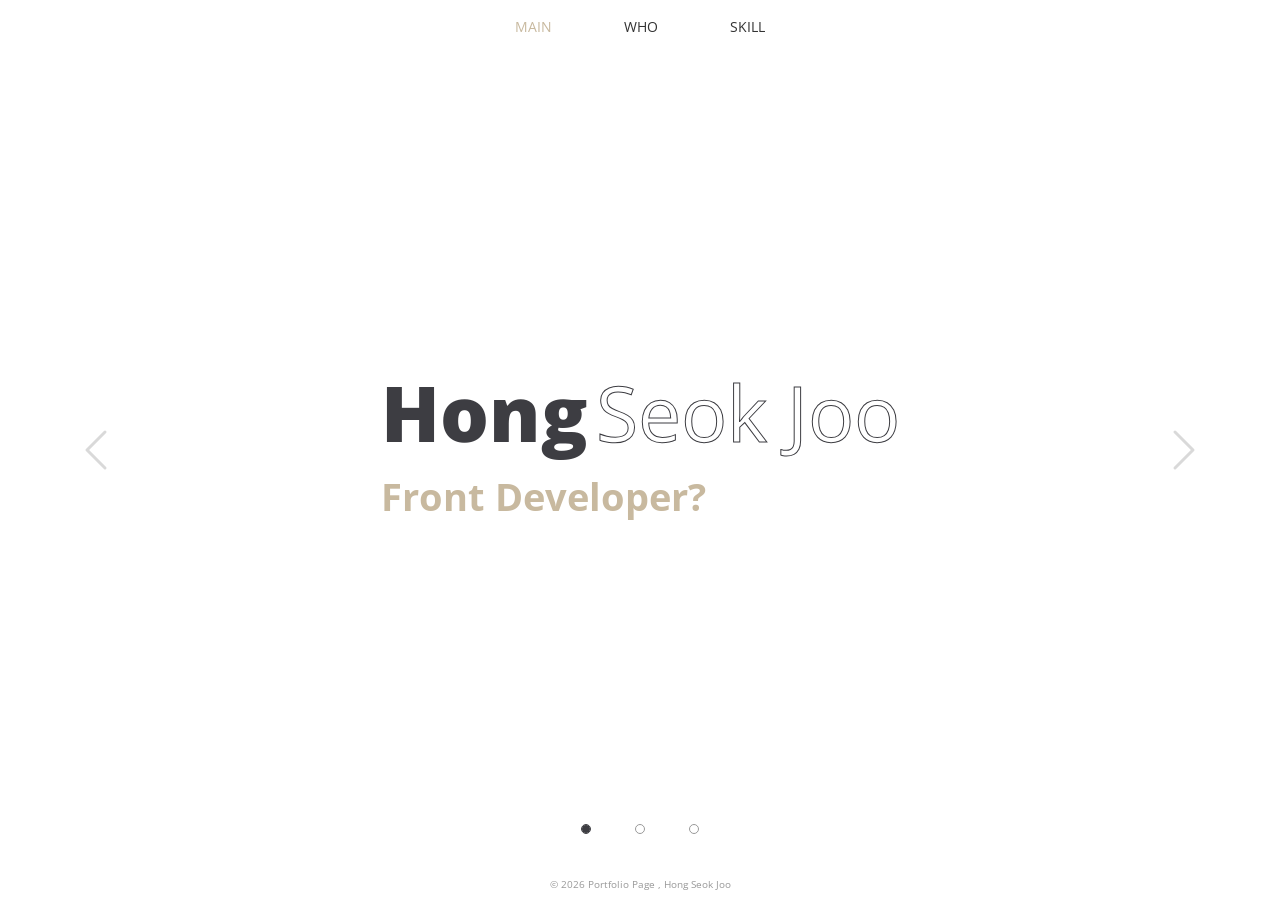
<file: index.html>
<!DOCTYPE html>
<html lang="ko">
<head>

  <meta charset="UTF-8">

  <meta name="viewport" content="width=device-width, initial-scale=1.0">
  <title>Hong Seok Joo | Portfolio</title>

  <link href="https://cdn.jsdelivr.net/npm/bootstrap@5.3.3/dist/css/bootstrap.min.css" rel="stylesheet">

  <link rel="preconnect" href="https://fonts.googleapis.com">
  <link rel="preconnect" href="https://fonts.gstatic.com" crossorigin>
  <link href="https://fonts.googleapis.com/css2?family=Open+Sans:wght@300;400;700;800&display=swap" rel="stylesheet">

  <link href="css/style.css" rel="stylesheet">
</head>
<body>

  <nav class="navbar navbar-expand-md fixed-top bg-white">
    <div class="container">

      <button class="navbar-toggler ms-auto" type="button"
              data-bs-toggle="collapse" data-bs-target="#mainMenu"
              aria-controls="mainMenu" aria-expanded="false" aria-label="메뉴 열기">
        <span class="navbar-toggler-icon"></span>
      </button>

      <div class="collapse navbar-collapse justify-content-center" id="mainMenu">

        <ul class="navbar-nav main-menu">

          <li class="nav-item"><a class="nav-link active" href="index.html">MAIN</a></li>
          <li class="nav-item"><a class="nav-link" href="who.html">WHO</a></li>
          <li class="nav-item"><a class="nav-link" href="skill.html">SKILL</a></li>
        </ul>
      </div>

    </div>
  </nav>

  <div id="mainSlide" class="carousel slide carousel-dark"
       data-bs-ride="carousel" data-bs-interval="5000">

    <div class="carousel-indicators">
      <button type="button" data-bs-target="#mainSlide" data-bs-slide-to="0" class="active" aria-current="true" aria-label="1번 슬라이드"></button>
      <button type="button" data-bs-target="#mainSlide" data-bs-slide-to="1" aria-label="2번 슬라이드"></button>
      <button type="button" data-bs-target="#mainSlide" data-bs-slide-to="2" aria-label="3번 슬라이드"></button>
    </div>

    <div class="carousel-inner">

      <div class="carousel-item active">
        <div class="slide-box d-flex align-items-center justify-content-center">
          <div class="slide-text">

            <h1 class="title">
              <span class="title-fill">Hong</span><span class="title-line">Seok Joo</span>
            </h1>

            <p class="sub-title">Front Developer?</p>
          </div>
        </div>
      </div>

      <div class="carousel-item">
        <div class="slide-box d-flex align-items-center justify-content-center">
          <div class="slide-text">
            <h1 class="title">
              <span class="title-fill">Who</span><span class="title-line">am I?</span>
            </h1>
            <p class="sub-title">About Me</p>
          </div>
        </div>
      </div>

      <div class="carousel-item">
        <div class="slide-box d-flex align-items-center justify-content-center">
          <div class="slide-text">
            <h1 class="title">
              <span class="title-fill">My</span><span class="title-line">Skills</span>
            </h1>
            <p class="sub-title">Vibe Coding &amp; more</p>
          </div>
        </div>
      </div>

    </div>

    <button class="carousel-control-prev" type="button" data-bs-target="#mainSlide" data-bs-slide="prev">
      <span class="carousel-control-prev-icon" aria-hidden="true"></span>

      <span class="visually-hidden">이전</span>
    </button>

    <button class="carousel-control-next" type="button" data-bs-target="#mainSlide" data-bs-slide="next">
      <span class="carousel-control-next-icon" aria-hidden="true"></span>
      <span class="visually-hidden">다음</span>
    </button>

  </div>

  <footer class="footer fixed-bottom text-center">
    &copy; 2026 Portfolio Page , Hong Seok Joo
  </footer>

  <script src="https://cdn.jsdelivr.net/npm/bootstrap@5.3.3/dist/js/bootstrap.bundle.min.js"></script>
</body>
</html>
</file>
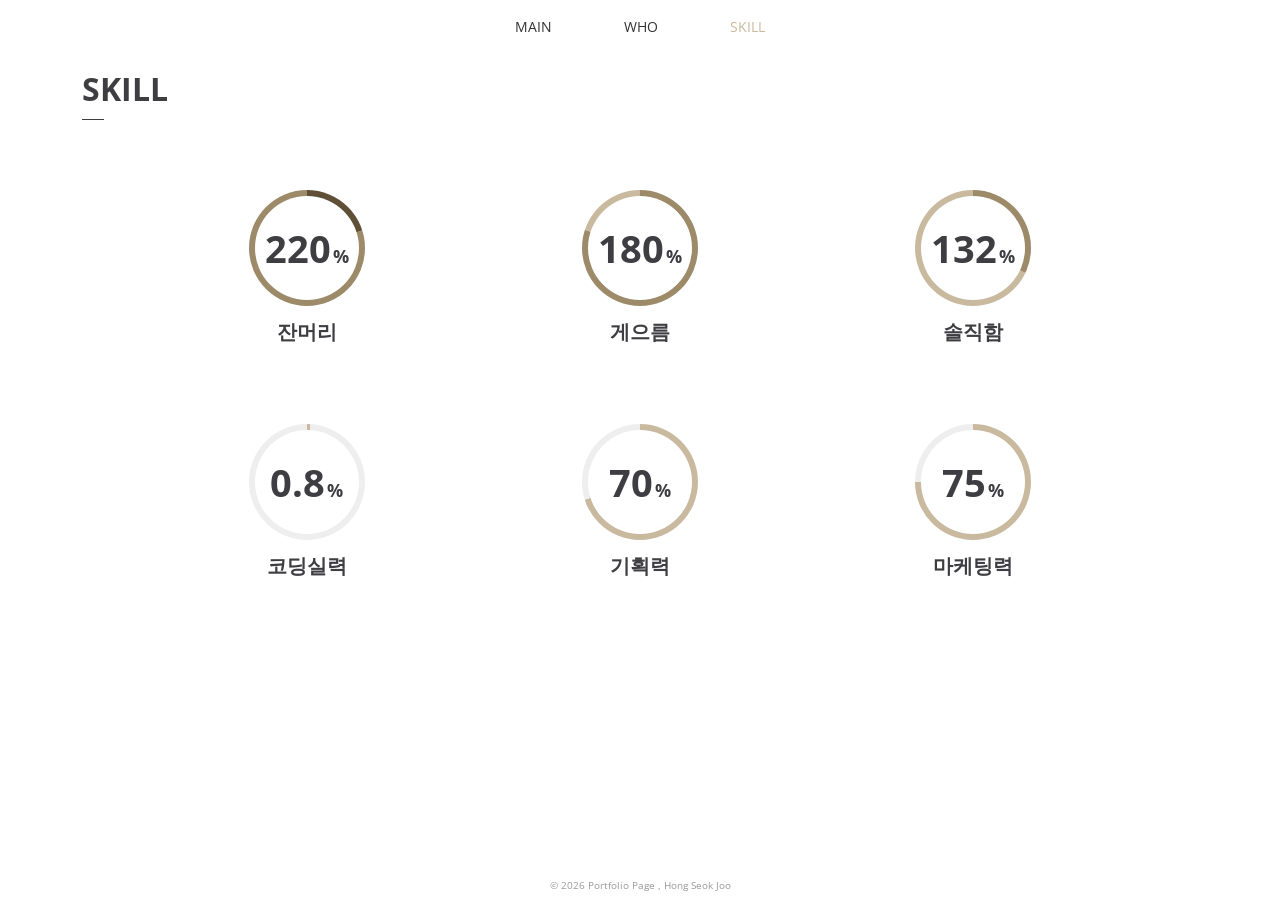
<file: skill.html>
<!DOCTYPE html>
<html lang="ko">
<head>

  <meta charset="UTF-8">

  <meta name="viewport" content="width=device-width, initial-scale=1.0">
  <title>SKILL | Hong Seok Joo Portfolio</title>

  <link href="https://cdn.jsdelivr.net/npm/bootstrap@5.3.3/dist/css/bootstrap.min.css" rel="stylesheet">

  <link rel="preconnect" href="https://fonts.googleapis.com">
  <link rel="preconnect" href="https://fonts.gstatic.com" crossorigin>
  <link href="https://fonts.googleapis.com/css2?family=Open+Sans:wght@300;400;700;800&display=swap" rel="stylesheet">

  <link href="css/style.css" rel="stylesheet">
</head>
<body>

  <nav class="navbar navbar-expand-md fixed-top bg-white">
    <div class="container">

      <button class="navbar-toggler ms-auto" type="button"
              data-bs-toggle="collapse" data-bs-target="#mainMenu"
              aria-controls="mainMenu" aria-expanded="false" aria-label="메뉴 열기">
        <span class="navbar-toggler-icon"></span>
      </button>

      <div class="collapse navbar-collapse justify-content-center" id="mainMenu">
        <ul class="navbar-nav main-menu">
          <li class="nav-item"><a class="nav-link" href="index.html">MAIN</a></li>
          <li class="nav-item"><a class="nav-link" href="who.html">WHO</a></li>

          <li class="nav-item"><a class="nav-link active" href="skill.html">SKILL</a></li>
        </ul>
      </div>

    </div>
  </nav>

  <main class="sub-page">
    <div class="container">

      <h2 class="section-title">SKILL</h2>

      <div class="row row-cols-2 row-cols-md-3 gy-5 skill-list">

        <div class="col text-center">
          <div class="skill-circle" style="--p: 220;">
            <span class="skill-num">220<small>%</small></span>
          </div>
          <h3 class="skill-name">잔머리</h3>
        </div>

        <div class="col text-center">
          <div class="skill-circle" style="--p: 180;">
            <span class="skill-num">180<small>%</small></span>
          </div>
          <h3 class="skill-name">게으름</h3>
        </div>

        <div class="col text-center">
          <div class="skill-circle" style="--p: 132;">
            <span class="skill-num">132<small>%</small></span>
          </div>
          <h3 class="skill-name">솔직함</h3>
        </div>

        <div class="col text-center">
          <div class="skill-circle" style="--p: 0.8;">
            <span class="skill-num">0.8<small>%</small></span>
          </div>
          <h3 class="skill-name">코딩실력</h3>
        </div>

        <div class="col text-center">
          <div class="skill-circle" style="--p: 70;">
            <span class="skill-num">70<small>%</small></span>
          </div>
          <h3 class="skill-name">기획력</h3>
        </div>

        <div class="col text-center">
          <div class="skill-circle" style="--p: 75;">
            <span class="skill-num">75<small>%</small></span>
          </div>
          <h3 class="skill-name">마케팅력</h3>
        </div>

      </div>
    </div>
  </main>

  <footer class="footer text-center">
    &copy; 2026 Portfolio Page , Hong Seok Joo
  </footer>

  <script src="https://cdn.jsdelivr.net/npm/bootstrap@5.3.3/dist/js/bootstrap.bundle.min.js"></script>
</body>
</html>
</file>
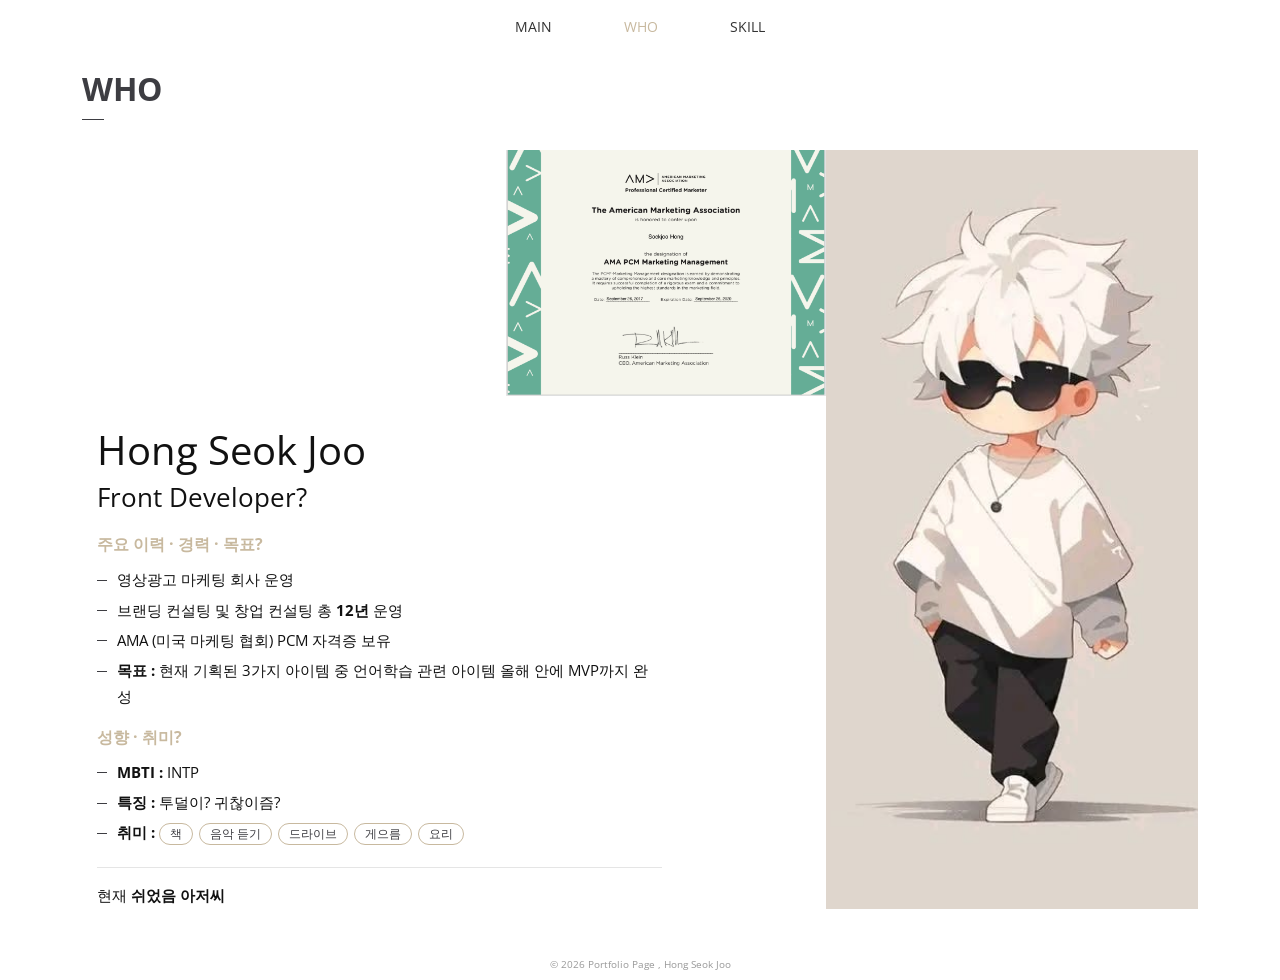
<file: who.html>
<!DOCTYPE html>
<html lang="ko">
<head>

  <meta charset="UTF-8">

  <meta name="viewport" content="width=device-width, initial-scale=1.0">
  <title>WHO | Hong Seok Joo Portfolio</title>

  <link href="https://cdn.jsdelivr.net/npm/bootstrap@5.3.3/dist/css/bootstrap.min.css" rel="stylesheet">

  <link rel="preconnect" href="https://fonts.googleapis.com">
  <link rel="preconnect" href="https://fonts.gstatic.com" crossorigin>
  <link href="https://fonts.googleapis.com/css2?family=Open+Sans:wght@300;400;700;800&display=swap" rel="stylesheet">

  <link href="css/style.css" rel="stylesheet">
</head>
<body>

  <nav class="navbar navbar-expand-md fixed-top bg-white">
    <div class="container">

      <button class="navbar-toggler ms-auto" type="button"
              data-bs-toggle="collapse" data-bs-target="#mainMenu"
              aria-controls="mainMenu" aria-expanded="false" aria-label="메뉴 열기">
        <span class="navbar-toggler-icon"></span>
      </button>

      <div class="collapse navbar-collapse justify-content-center" id="mainMenu">
        <ul class="navbar-nav main-menu">
          <li class="nav-item"><a class="nav-link" href="index.html">MAIN</a></li>

          <li class="nav-item"><a class="nav-link active" href="who.html">WHO</a></li>
          <li class="nav-item"><a class="nav-link" href="skill.html">SKILL</a></li>
        </ul>
      </div>

    </div>
  </nav>

  <main class="sub-page">
    <div class="container">

      <h2 class="section-title">WHO</h2>

      <div class="row g-5 gx-lg-0">

        <div class="col-lg-8 order-2 order-lg-1 d-flex flex-column">

          <a href="images/certificate.jpg" target="_blank" class="who-cert align-self-lg-end">
            <img src="images/certificate.jpg" alt="AMA PCM Marketing Management 자격증">
          </a>

          <div class="who-text mt-auto">

            <h3 class="who-name">Hong Seok Joo</h3>

            <p class="who-role">Front Developer?</p>

            <div class="who-desc">
              <h4 class="who-desc-title">주요 이력 · 경력 · 목표?</h4>

              <ul class="who-list">
                <li>영상광고 마케팅 회사 운영</li>

                <li>브랜딩 컨설팅 및 창업 컨설팅 총 <strong>12년</strong> 운영</li>
                <li>AMA (미국 마케팅 협회) PCM 자격증 보유</li>
                <li><strong>목표 :</strong> 현재 기획된 3가지 아이템 중 언어학습 관련 아이템 올해 안에 MVP까지 완성</li>
              </ul>

              <h4 class="who-desc-title">성향 · 취미?</h4>
              <ul class="who-list">
                <li><strong>MBTI :</strong> INTP</li>
                <li><strong>특징 :</strong> 투덜이? 귀찮이즘?</li>
                <li>
                  <strong>취미 :</strong>

                  <span class="badge rounded-pill hobby-tag">책</span>
                  <span class="badge rounded-pill hobby-tag">음악 듣기</span>
                  <span class="badge rounded-pill hobby-tag">드라이브</span>
                  <span class="badge rounded-pill hobby-tag">게으름</span>
                  <span class="badge rounded-pill hobby-tag">요리</span>
                </li>
              </ul>

              <p class="who-now">현재 <strong>쉬었음 아저씨</strong></p>
            </div>
          </div>
        </div>

        <div class="col-lg-4 order-1 order-lg-2">

          <img src="images/me.jpg" class="who-photo" alt="홍석주 프로필 이미지">
        </div>

      </div>
    </div>
  </main>

  <footer class="footer text-center">
    &copy; 2026 Portfolio Page , Hong Seok Joo
  </footer>

  <script src="https://cdn.jsdelivr.net/npm/bootstrap@5.3.3/dist/js/bootstrap.bundle.min.js"></script>
</body>
</html>
</file>
<file: css/style.css>
:root {
  --color-dark: #3d3d42;
  --color-beige: #c8b99f;
  --color-gray: #999999;
  --color-lap2: #9c8a68;
  --color-lap3: #5e4f36;
}

body {
  font-family: 'Open Sans', sans-serif;
  background-color: #ffffff;
  color: var(--color-dark);
}

.main-menu .nav-link {
  font-size: 14px;
  color: #333333;
  padding: 8px 36px !important;
}

.main-menu .nav-link:hover,
.main-menu .nav-link.active {
  color: var(--color-beige);
}

.slide-box {
  height: 100vh;
}

.title {
  font-weight: 800;
  line-height: 1;
  margin-bottom: 16px;

  font-size: clamp(40px, 6vw, 80px);
}

.title-fill {
  color: var(--color-dark);
}

.title-line {
  font-weight: 400;
  color: transparent;
  -webkit-text-stroke: 1px var(--color-dark);
  margin-left: 8px;
}

.sub-title {
  font-weight: 700;
  color: var(--color-beige);
  font-size: clamp(22px, 3vw, 40px);
  margin: 0;
}

.carousel-control-prev,
.carousel-control-next {
  opacity: 0.15;
}

.carousel-control-prev:hover,
.carousel-control-next:hover {
  opacity: 0.5;
}

.carousel-control-prev-icon,
.carousel-control-next-icon {
  width: 3rem;
  height: 3rem;
}

.carousel-indicators {
  bottom: 50px;
}

.carousel-dark .carousel-indicators [data-bs-target] {
  width: 8px;
  height: 8px;
  border-radius: 50%;
  border: 1px solid var(--color-gray);
  background-color: transparent;
  margin: 0 22px;
  opacity: 1;
}

.carousel-dark .carousel-indicators .active {
  background-color: var(--color-dark);
  border-color: var(--color-dark);
}

.footer {
  font-size: 10px;
  color: var(--color-gray);
  padding: 8px 0;
}

.sub-page {
  padding-top: 70px;
  padding-bottom: 40px;
  min-height: calc(100vh - 30px);
}

.section-title {
  font-size: 32px;
  font-weight: 700;
  color: var(--color-dark);
  margin-bottom: 30px;
  position: relative;
  padding-bottom: 12px;
}

.section-title::after {
  content: "";
  position: absolute;
  left: 0;
  bottom: 0;
  width: 22px;
  height: 1px;
  background-color: var(--color-dark);
}

.who-text {
  padding-left: 15px;
  max-width: 580px;
}

.who-name {
  font-size: 40px;
  font-weight: 400;
  color: #111111;
  margin-bottom: 4px;
}

.who-role {
  font-size: 26px;
  color: #111111;
  margin-bottom: 18px;
}

.who-desc {
  font-size: 15px;
  line-height: 1.75;
  color: #111111;
}

.who-desc-title {
  font-size: 16px;
  font-weight: 700;
  color: var(--color-beige);
  margin-bottom: 12px;
}

.who-list {
  list-style: none;
  padding-left: 0;
  margin-bottom: 18px;
}

.who-list li {
  position: relative;
  padding-left: 20px;
  margin-bottom: 4px;
}

.who-list li::before {
  content: "";
  position: absolute;
  left: 0;
  top: 0.9em;
  width: 10px;
  height: 1px;
  background-color: var(--color-dark);
}

.hobby-tag {
  font-size: 12px;
  font-weight: 400;
  color: var(--color-dark);
  background-color: transparent;
  border: 1px solid var(--color-beige);
  padding: 4px 10px;
  margin: 0 2px 4px 0;
}

.who-now {
  margin: 0;
  padding-top: 14px;
  border-top: 1px solid #e5e5e5;
}

.who-photo {
  display: block;
  width: 100%;
  height: 490px;
  background-color: #cccccc;
  object-fit: cover;
  object-position: center;
}

.who-cert {
  display: block;
  width: 100%;
  max-width: 320px;
  margin-bottom: 30px;
}

.who-cert img {
  display: block;
  width: 100%;
  transition: opacity 0.2s;
}

.who-cert:hover img {
  opacity: 0.8;
}

@media (min-width: 992px) {
  .who-photo {
    height: 100%;
    min-height: 490px;
  }
}

.skill-list {
  max-width: 1000px;
  margin-left: auto;
  margin-right: auto;
  padding: 40px 0;
  --bs-gutter-y: 80px;
}

.skill-circle {
  --size: 116px;
  --thick: 6px;

  position: relative;
  width: var(--size);
  height: var(--size);
  margin: 0 auto 14px;
  border-radius: 50%;

  background: conic-gradient(
    var(--color-lap3) calc((var(--p) - 200) * 1%),
    var(--color-lap2) 0 calc((var(--p) - 100) * 1%),
    var(--color-beige) 0 calc(var(--p) * 1%),
    #eeeeee 0
  );

  display: flex;
  align-items: center;
  justify-content: center;
}

.skill-circle::before {
  content: "";
  position: absolute;
  inset: var(--thick);
  border-radius: 50%;
  background-color: #ffffff;
}

.skill-num {
  position: relative;
  font-size: 38px;
  font-weight: 700;
  color: var(--color-dark);
}

.skill-num small {
  font-size: 18px;
  margin-left: 2px;
}

.skill-name {
  font-size: 20px;
  font-weight: 700;
  color: var(--color-dark);
  margin: 0;
}

@media (max-width: 991px) {
  .who-photo {
    max-width: 360px;
    height: 400px;
  }
}

@media (max-width: 767px) {

  .main-menu .nav-link {
    padding: 10px 0 !important;
    text-align: center;
  }

  .carousel-dark .carousel-indicators [data-bs-target] {
    margin: 0 10px;
  }

  .title-line {
    margin-left: 0;
  }

  .who-photo {
    height: 320px;
  }
  .who-name {
    font-size: 30px;
  }
  .who-role {
    font-size: 20px;
  }
  .who-text {
    padding-left: 0;
  }

  .skill-circle {
    --size: 100px;
  }
  .skill-num {
    font-size: 32px;
  }
  .skill-name {
    font-size: 17px;
  }
}
</file>
